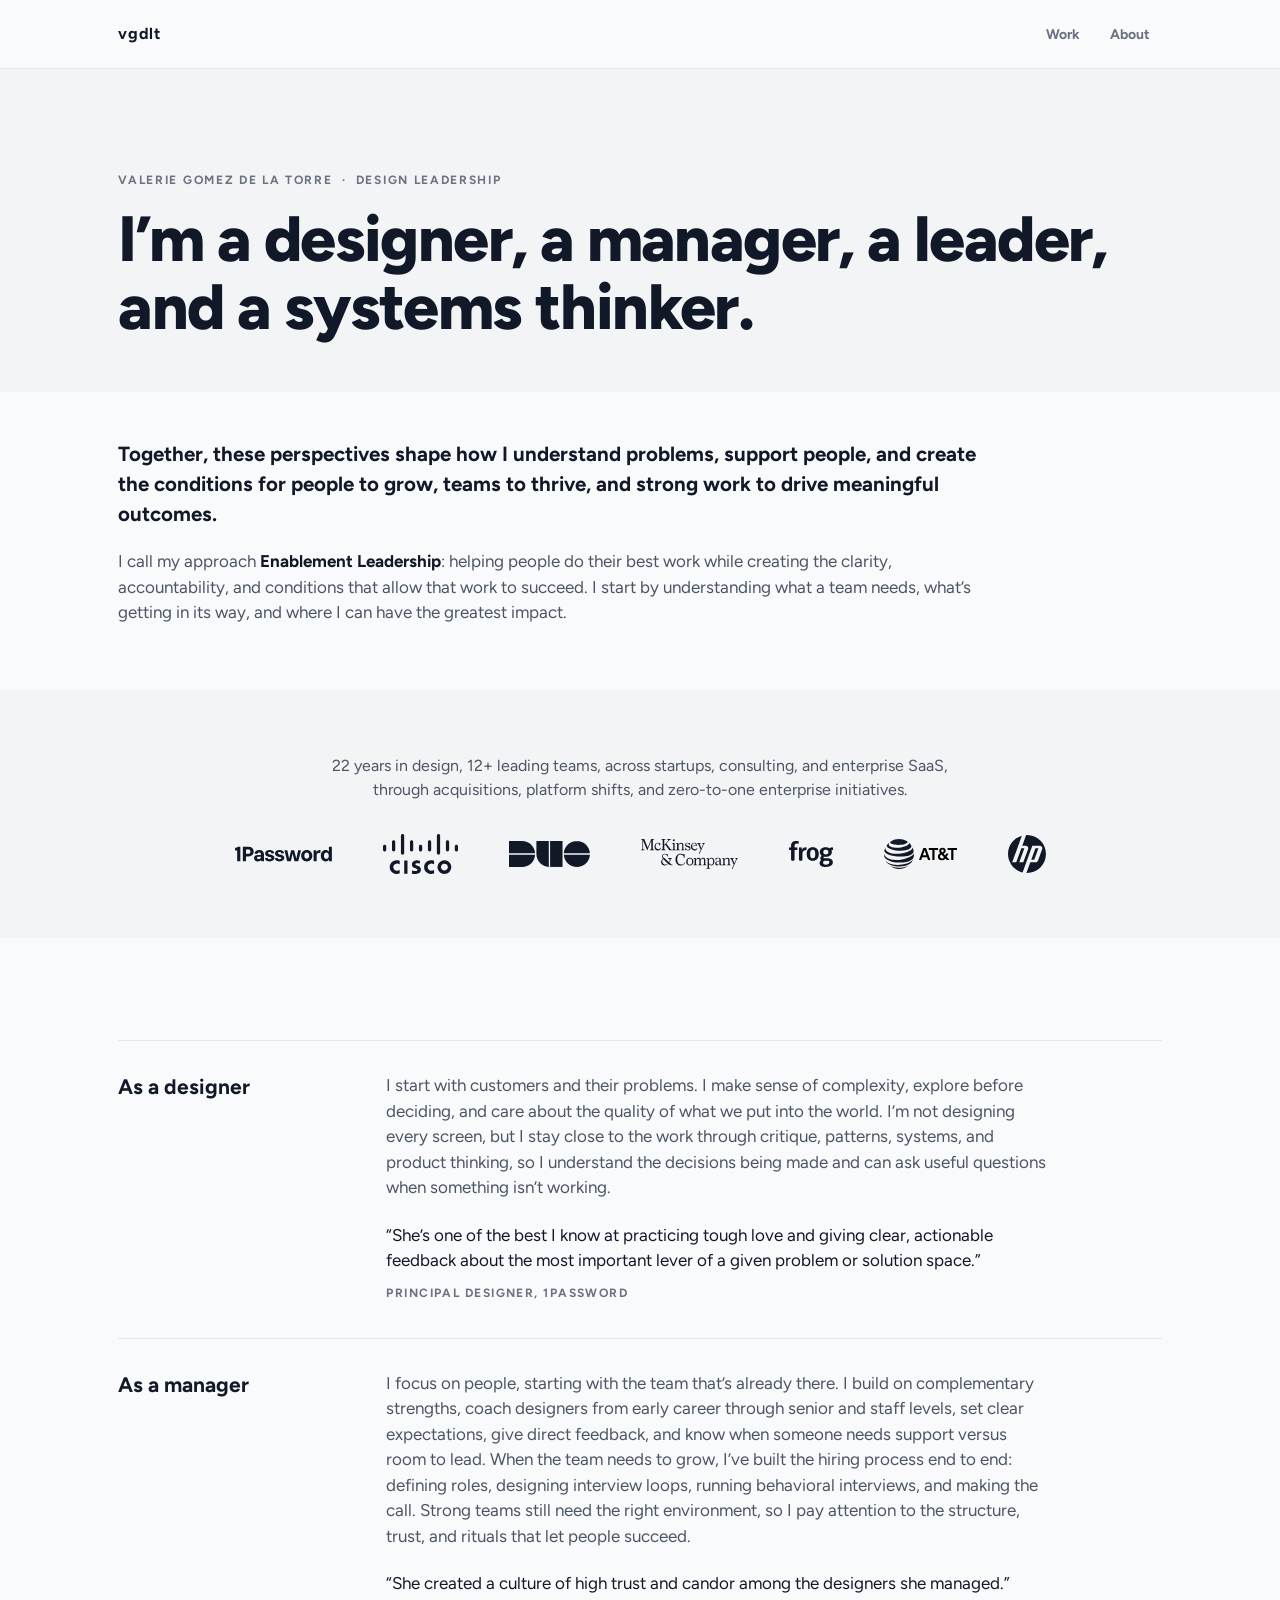
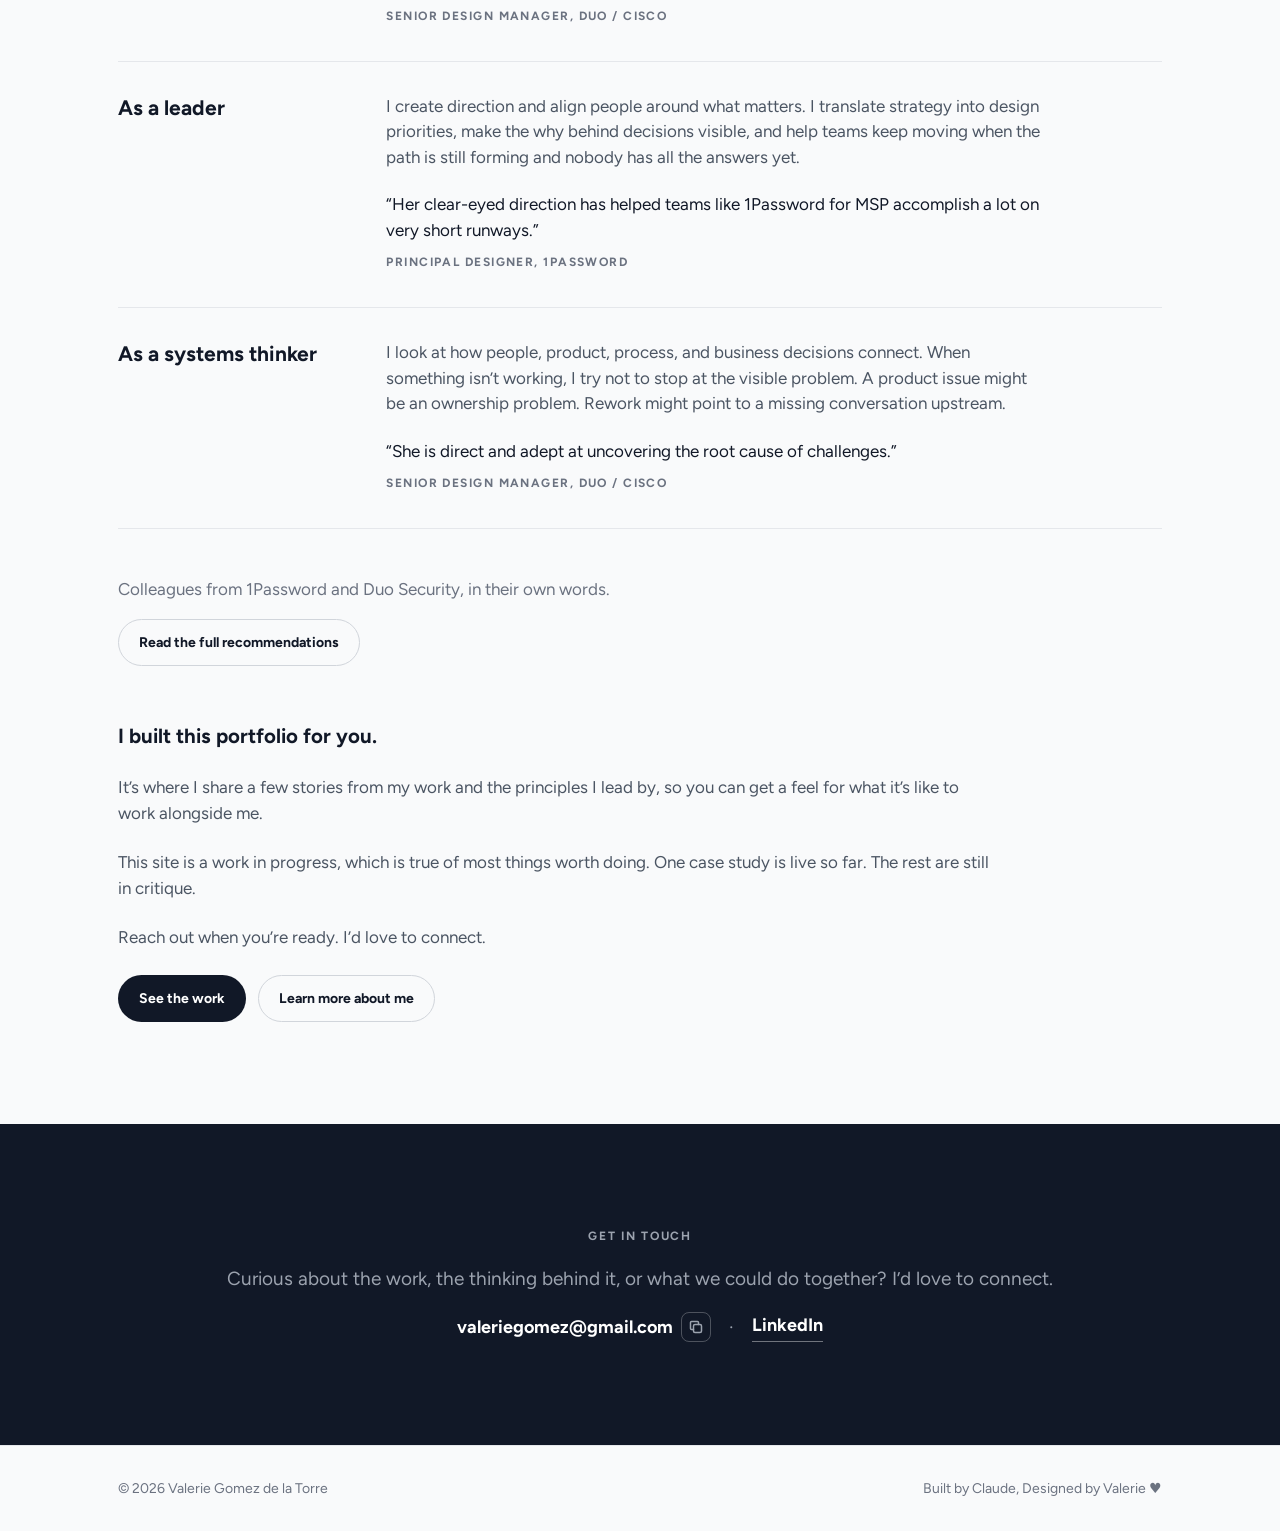
<file: index.html>
<!DOCTYPE html>
<html lang="en">
<head>
  <meta charset="UTF-8" />
  <meta name="viewport" content="width=device-width, initial-scale=1.0" />
  <title>Valerie Gomez de la Torre — Design Leader</title>
  <link rel="preconnect" href="https://fonts.googleapis.com" />
  <link rel="preconnect" href="https://fonts.gstatic.com" crossorigin />
  <link href="https://fonts.googleapis.com/css2?family=Figtree:wght@400;700;800&display=swap" rel="stylesheet" />
  <link rel="icon" type="image/svg+xml" href="assets/favicon.svg?v=1" />
  <link rel="icon" type="image/png" sizes="32x32" href="assets/favicon-32.png?v=1" />
  <link rel="icon" type="image/png" sizes="16x16" href="assets/favicon-16.png?v=1" />
  <link rel="apple-touch-icon" href="assets/apple-touch-icon.png?v=1" />
  <link rel="stylesheet" href="style.css?v=60" />
</head>
<body>

  <header class="site-header">
    <div class="wrap nav">
      <a class="brand" href="index.html">vgdlt</a>
      <nav class="nav-links" aria-label="Primary">
        <a href="work.html">Work</a>
        <a href="about.html">About</a>
      </nav>
    </div>
  </header>
  <main>
    <section class="section section-intro section-alt">
      <div class="wrap">
        <div class="hero-copy thesis">
          <span class="eyebrow">Valerie Gomez de la Torre &nbsp;&middot;&nbsp; Design Leadership</span>
          <h1 class="display">I&rsquo;m a designer, a manager, a leader, <span class="nowrap">and a systems thinker.</span></h1>
        </div>
      </div>
    </section>

    <section class="standfirst">
      <div class="wrap">
        <p class="standfirst-text">Together, these perspectives shape how I understand problems, support people, and create the conditions for people to grow, teams to thrive, and strong work to drive meaningful outcomes.</p>
        <p class="standfirst-body">I call my approach <strong>Enablement Leadership</strong>: helping people do their best work while creating the clarity, accountability, and conditions that allow that work to succeed. I start by understanding what a team needs, what&rsquo;s getting in its way, and where I can have the greatest impact.</p>
      </div>
    </section>

    <section class="section-tight section-alt">
      <div class="wrap logos-center">
        <p class="logos-note">22 years in design, 12+ leading teams, across startups, consulting, and enterprise SaaS, through acquisitions, platform shifts, and zero-to-one enterprise initiatives.</p>
        <div class="logos">
          <div class="logo-row">
            <img class="logo-1password" src="assets/logos/1password-wordmark.svg" alt="1Password" />
            <img class="logo-cisco" src="assets/logos/cisco.svg" alt="Cisco" />
            <img class="logo-duo" src="assets/logos/duo.svg" alt="Duo Security" />
            <img class="logo-mckinsey" src="assets/logos/mckinsey.svg" alt="McKinsey &amp; Company" />
            <img class="logo-frog" src="assets/logos/frog.svg" alt="frog design" />
            <img class="logo-att" src="assets/logos/att.svg" alt="AT&amp;T" />
            <img class="logo-hp" src="assets/logos/hp.svg" alt="HP" />
          </div>
        </div>
      </div>
    </section>

    <section class="section">
      <div class="wrap">
        <div class="lens-list">
          <div class="lens-row">
            <h2>As a designer</h2>
            <div class="lens-body">
              <p>I start with customers and their problems. I make sense of complexity, explore before deciding, and care about the quality of what we put into the world. I&rsquo;m not designing every screen, but I stay close to the work through critique, patterns, systems, and product thinking, so I understand the decisions being made and can ask useful questions when something isn&rsquo;t working.</p>
            <figure class="lens-quote">
              <blockquote>&ldquo;She&rsquo;s one of the best I know at practicing tough love and giving clear, actionable feedback about the most important lever of a given problem or solution space.&rdquo;</blockquote>
              <figcaption>Principal Designer, 1Password</figcaption>
            </figure>
            </div>
          </div>
          <div class="lens-row">
            <h2>As a manager</h2>
            <div class="lens-body">
              <p>I focus on people, starting with the team that&rsquo;s already there. I build on complementary strengths, coach designers from early career through senior and staff levels, set clear expectations, give direct feedback, and know when someone needs support versus room to lead. When the team needs to grow, I&rsquo;ve built the hiring process end to end: defining roles, designing interview loops, running behavioral interviews, and making the call. Strong teams still need the right environment, so I pay attention to the structure, trust, and rituals that let people succeed.</p>
            <figure class="lens-quote">
              <blockquote>&ldquo;She created a culture of high trust and candor among the designers she managed.&rdquo;</blockquote>
              <figcaption>Senior Design Manager, Duo / Cisco</figcaption>
            </figure>
            </div>
          </div>
          <div class="lens-row">
            <h2>As a leader</h2>
            <div class="lens-body">
              <p>I create direction and align people around what matters. I translate strategy into design priorities, make the why behind decisions visible, and help teams keep moving when the path is still forming and nobody has all the answers yet.</p>
            <figure class="lens-quote">
              <blockquote>&ldquo;Her clear-eyed direction has helped teams like 1Password for MSP accomplish a lot on very short runways.&rdquo;</blockquote>
              <figcaption>Principal Designer, 1Password</figcaption>
            </figure>
            </div>
          </div>
          <div class="lens-row">
            <h2>As a systems thinker</h2>
            <div class="lens-body">
              <p>I look at how people, product, process, and business decisions connect. When something isn&rsquo;t working, I try not to stop at the visible problem. A product issue might be an ownership problem. Rework might point to a missing conversation upstream.</p>
            <figure class="lens-quote">
              <blockquote>&ldquo;She is direct and adept at uncovering the root cause of challenges.&rdquo;</blockquote>
              <figcaption>Senior Design Manager, Duo / Cisco</figcaption>
            </figure>
            </div>
          </div>
        </div>

        <div class="recs">
          <p class="recs-lead">Colleagues from 1Password and Duo Security, in their own words.</p>
          <details>
            <summary class="btn btn-ghost"><span class="when-closed">Read the full recommendations</span><span class="when-open">Hide the full recommendations</span></summary>
            <div class="recs-body">
              <figure class="rec">
                <blockquote>
                  <p>&ldquo;After working together at 1Password, what I appreciate most about Val as a design leader is her balance of candor and compassion. She&rsquo;s one of the best I know at practicing tough love and giving clear, actionable feedback about the most important lever of a given problem or solution space. Her clear-eyed direction has helped teams like 1Password for MSP accomplish a lot on very short runways. Every designer leaves a conversation with Val with their head held just a little bit higher&mdash;she cares fiercely for her team and inspires their growth, confidence, enthusiasm for the mission (time to put the cape back on!), and curiosity to try new things like agentic workflows. This, combined with over a decade of experience in IAM &amp; B2B design, makes Val a go-to partner for shaping the durable strategy and vision for organizations of all sizes. I would welcome the opportunity to work with Val anytime.&rdquo;</p>
                </blockquote>
                <figcaption>Principal Designer, 1Password</figcaption>
              </figure>
              <figure class="rec">
                <blockquote>
                  <p>I am lucky to have worked with Valerie multiple times over the last 14 years, first at Spredfast (now Khoros) and again at Duo Security. She has been a mentor, a design lead, a coach, and a management peer to me throughout my career.</p>
                  <p>Valerie brings a clear, strategic perspective. She is direct and adept at uncovering the root cause of challenges. She prioritizes ruthlessly and levels up those around her to be as insightful and decisive as she is. When we worked together at Duo, she emphasized a learning approach to product development, never being too precious with a solution and was willing to pivot in the face of new evidence from customers. Valerie is people-centered, not just in how she builds products, but also in how she leads teams. She created a culture of high trust and candor among the designers she managed.</p>
                  <p>What I remember most about Valerie is the impact she had on shaping me as a designer. Like many others, I transitioned to product design from another unrelated field. I had a fundamental understanding of design, but it was my mentors, especially Valerie, who helped me translate that knowledge to digital spaces, how to shape user feedback into design recommendations, how to think beyond the next feature release, and how to be the design partner my Product and Engineering peers needed. Valerie was an invaluable sounding board when I transitioned to management, helping me better understand how to be successful in this new role and leverage my innate strengths to show up for my team.</p>
                  <p>If given the option, I would work with Valerie again, and again, and again to the end of my career. If you are looking to build an experimental, user-focused, results-driven, psychologically-safe design organization, Valerie has the experience and ability to deliver exactly that.</p>
                </blockquote>
                <figcaption>Senior Design Manager, Duo / Cisco</figcaption>
              </figure>
            </div>
          </details>
        </div>

        <div class="more">
          <p class="lede lede-ink">I built this portfolio for you.</p>
          <p>It&rsquo;s where I share a few stories from my work and the principles I lead by, so you can get a feel for what it&rsquo;s like to work alongside me.</p>
          <p>This site is a work in progress, which is true of most things worth doing. One case study is live so far. The rest are still in critique.</p>
          <p>Reach out when you&rsquo;re ready. I&rsquo;d love to connect.</p>
          <div class="btn-row">
            <a class="btn" href="work.html">See the work</a>
            <a class="btn btn-ghost" href="about.html">Learn more about me</a>
          </div>
        </div>
      </div>
    </section>


    <section class="section section-dark">
      <div class="wrap center stack">
        <span class="eyebrow">Get in touch</span>
        <p class="lede">Curious about the work, the thinking behind it, or what we could do together? I&rsquo;d love to connect.</p>
        <div class="contact-row">
          <span class="contact-item">
            <span class="contact-email" id="contact-email">valeriegomez@gmail.com</span>
            <button class="copy-btn" type="button" data-copy="valeriegomez@gmail.com" aria-label="Copy email address" title="Copy email">
              <svg width="16" height="16" viewBox="0 0 16 16" fill="none" stroke="currentColor" stroke-width="1.5" stroke-linecap="round" stroke-linejoin="round" aria-hidden="true"><rect x="5.5" y="5.5" width="8" height="8" rx="1.5"/><path d="M10.5 5.5V3.5A1 1 0 0 0 9.5 2.5h-6a1 1 0 0 0-1 1v6a1 1 0 0 0 1 1h2"/></svg>
              <span class="copy-feedback" aria-live="polite"></span>
            </button>
          </span>
          <span class="contact-sep" aria-hidden="true">&middot;</span>
          <a class="contact-link" href="https://linkedin.com/in/valeriegomezdelatorre" target="_blank" rel="noopener">LinkedIn</a>
        </div>
      </div>
    </section>
  </main>

  <footer class="site-footer">
    <div class="wrap">
      <span>&copy; 2026 Valerie Gomez de la Torre</span>
      <span>Built by Claude, Designed by Valerie &hearts;</span>
    </div>
  </footer>

<script>
  document.querySelectorAll('.copy-btn').forEach(function (btn) {
    btn.addEventListener('click', function () {
      var text = btn.getAttribute('data-copy');
      var fb = btn.querySelector('.copy-feedback');
      function done(ok) {
        fb.textContent = ok ? 'Copied' : 'Press \u2318C';
        btn.classList.add('is-copied');
        setTimeout(function () { fb.textContent = ''; btn.classList.remove('is-copied'); }, 1600);
      }
      if (navigator.clipboard && navigator.clipboard.writeText) {
        navigator.clipboard.writeText(text).then(function () { done(true); }, function () { done(false); });
      } else {
        var r = document.createRange(); r.selectNodeContents(document.getElementById('contact-email'));
        var sel = window.getSelection(); sel.removeAllRanges(); sel.addRange(r);
        done(document.execCommand && document.execCommand('copy'));
      }
    });
  });
</script>
</body>
</html>
</file>
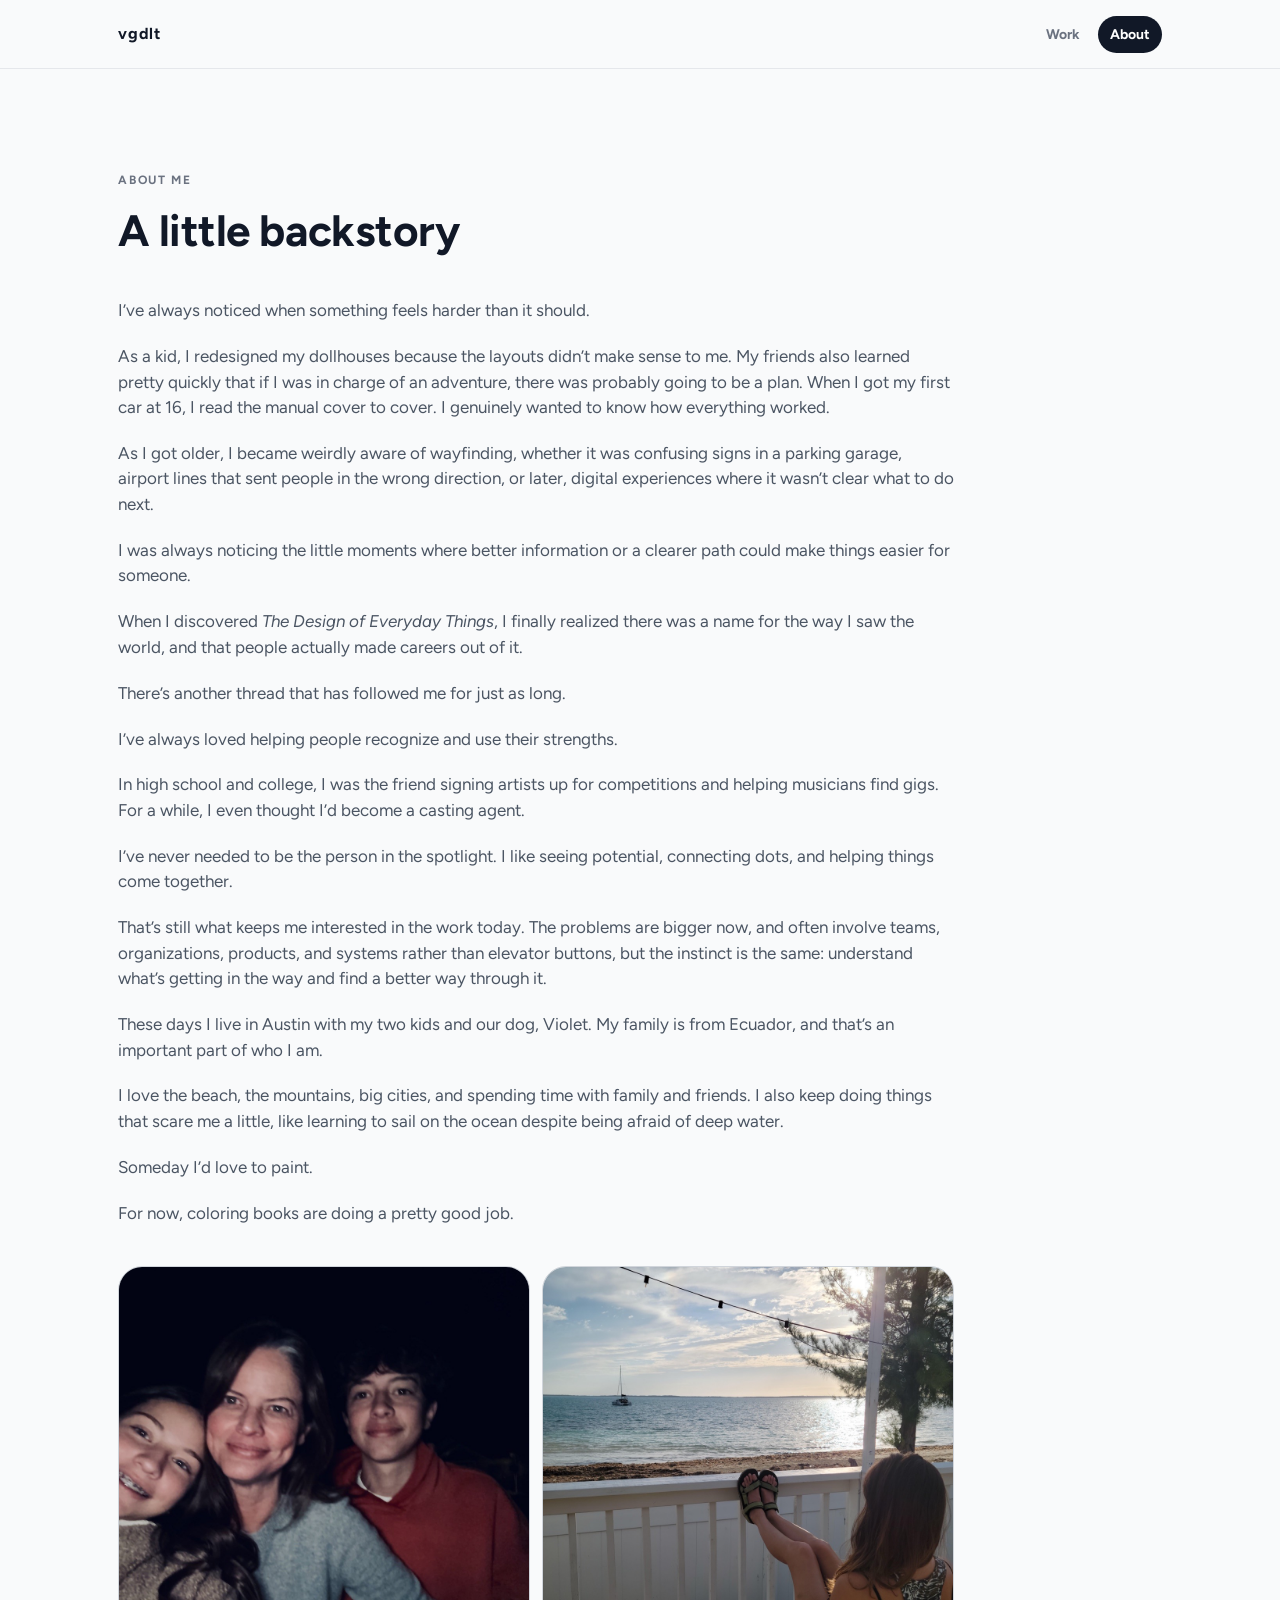
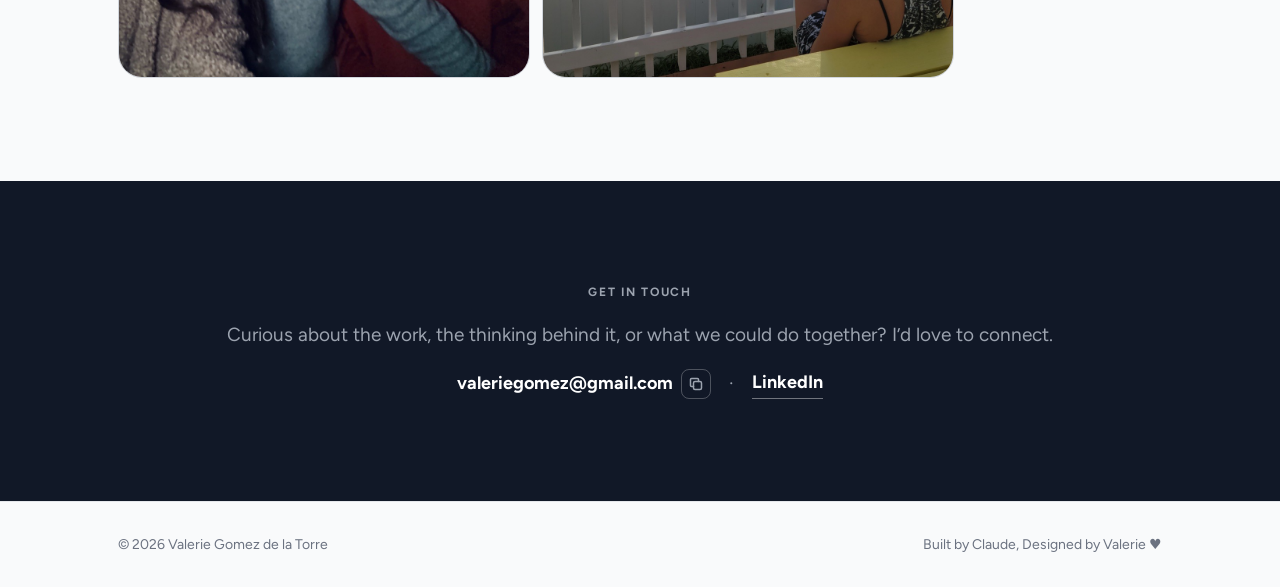
<file: about.html>
<!DOCTYPE html>
<html lang="en">
<head>
  <meta charset="UTF-8" />
  <meta name="viewport" content="width=device-width, initial-scale=1.0" />
  <title>About — Valerie Gomez de la Torre</title>
  <link rel="preconnect" href="https://fonts.googleapis.com" />
  <link rel="preconnect" href="https://fonts.gstatic.com" crossorigin />
  <link href="https://fonts.googleapis.com/css2?family=Figtree:ital,wght@0,400;0,700;1,400&display=swap" rel="stylesheet" />
  <link rel="icon" type="image/svg+xml" href="assets/favicon.svg?v=1" />
  <link rel="icon" type="image/png" sizes="32x32" href="assets/favicon-32.png?v=1" />
  <link rel="icon" type="image/png" sizes="16x16" href="assets/favicon-16.png?v=1" />
  <link rel="apple-touch-icon" href="assets/apple-touch-icon.png?v=1" />
  <link rel="stylesheet" href="style.css?v=60" />
</head>
<body>

  <header class="site-header">
    <div class="wrap nav">
      <a class="brand" href="index.html">vgdlt</a>
      <nav class="nav-links" aria-label="Primary">
        <a href="work.html">Work</a>
        <a href="about.html" aria-current="page">About</a>
      </nav>
    </div>
  </header>
  <main>
    <section class="section">
      <div class="wrap stack-lg">
        <div class="page-head">
          <span class="eyebrow">About me</span>
          <h1>A little backstory</h1>
        </div>

        <div class="story">
          <p>I&rsquo;ve always noticed when something feels harder than it should.</p>
          <p>As a kid, I redesigned my dollhouses because the layouts didn&rsquo;t make sense to me. My friends also learned pretty quickly that if I was in charge of an adventure, there was probably going to be a plan. When I got my first car at 16, I read the manual cover to cover. I genuinely wanted to know how everything worked.</p>
          <p>As I got older, I became weirdly aware of wayfinding, whether it was confusing signs in a parking garage, airport lines that sent people in the wrong direction, or later, digital experiences where it wasn&rsquo;t clear what to do next.</p>
          <p>I was always noticing the little moments where better information or a clearer path could make things easier for someone.</p>
          <p>When I discovered <em>The Design of Everyday Things</em>, I finally realized there was a name for the way I saw the world, and that people actually made careers out of it.</p>
          <p>There&rsquo;s another thread that has followed me for just as long.</p>
          <p>I&rsquo;ve always loved helping people recognize and use their strengths.</p>
          <p>In high school and college, I was the friend signing artists up for competitions and helping musicians find gigs. For a while, I even thought I&rsquo;d become a casting agent.</p>
          <p>I&rsquo;ve never needed to be the person in the spotlight. I like seeing potential, connecting dots, and helping things come together.</p>
          <p>That&rsquo;s still what keeps me interested in the work today. The problems are bigger now, and often involve teams, organizations, products, and systems rather than elevator buttons, but the instinct is the same: understand what&rsquo;s getting in the way and find a better way through it.</p>
          <p>These days I live in Austin with my two kids and our dog, Violet. My family is from Ecuador, and that&rsquo;s an important part of who I am.</p>
          <p>I love the beach, the mountains, big cities, and spending time with family and friends. I also keep doing things that scare me a little, like learning to sail on the ocean despite being afraid of deep water.</p>
          <p>Someday I&rsquo;d love to paint.</p>
          <p>For now, coloring books are doing a pretty good job.</p>
        </div>

        <div class="mosaic">
          <img src="assets/about-kids.jpg" alt="Valerie with her two kids on a night out" />
          <img src="assets/about-beach.jpg" alt="Feet up on a porch rail looking out at the water and a sailboat" />
        </div>

      </div>
    </section>
  </main>

    <section class="section section-dark">
      <div class="wrap center stack">
        <span class="eyebrow">Get in touch</span>
        <p class="lede">Curious about the work, the thinking behind it, or what we could do together? I&rsquo;d love to connect.</p>
        <div class="contact-row">
          <span class="contact-item">
            <span class="contact-email" id="contact-email">valeriegomez@gmail.com</span>
            <button class="copy-btn" type="button" data-copy="valeriegomez@gmail.com" aria-label="Copy email address" title="Copy email">
              <svg width="16" height="16" viewBox="0 0 16 16" fill="none" stroke="currentColor" stroke-width="1.5" stroke-linecap="round" stroke-linejoin="round" aria-hidden="true"><rect x="5.5" y="5.5" width="8" height="8" rx="1.5"/><path d="M10.5 5.5V3.5A1 1 0 0 0 9.5 2.5h-6a1 1 0 0 0-1 1v6a1 1 0 0 0 1 1h2"/></svg>
              <span class="copy-feedback" aria-live="polite"></span>
            </button>
          </span>
          <span class="contact-sep" aria-hidden="true">&middot;</span>
          <a class="contact-link" href="https://linkedin.com/in/valeriegomezdelatorre" target="_blank" rel="noopener">LinkedIn</a>
        </div>
      </div>
    </section>

  <footer class="site-footer">
    <div class="wrap">
      <span>&copy; 2026 Valerie Gomez de la Torre</span>
      <span>Built by Claude, Designed by Valerie &hearts;</span>
    </div>
  </footer>

<script>
  document.querySelectorAll('.copy-btn').forEach(function (btn) {
    btn.addEventListener('click', function () {
      var text = btn.getAttribute('data-copy');
      var fb = btn.querySelector('.copy-feedback');
      function done(ok) {
        fb.textContent = ok ? 'Copied' : 'Press \u2318C';
        btn.classList.add('is-copied');
        setTimeout(function () { fb.textContent = ''; btn.classList.remove('is-copied'); }, 1600);
      }
      if (navigator.clipboard && navigator.clipboard.writeText) {
        navigator.clipboard.writeText(text).then(function () { done(true); }, function () { done(false); });
      } else {
        var r = document.createRange(); r.selectNodeContents(document.getElementById('contact-email'));
        var sel = window.getSelection(); sel.removeAllRanges(); sel.addRange(r);
        done(document.execCommand && document.execCommand('copy'));
      }
    });
  });
</script>
</body>
</html>
</file>
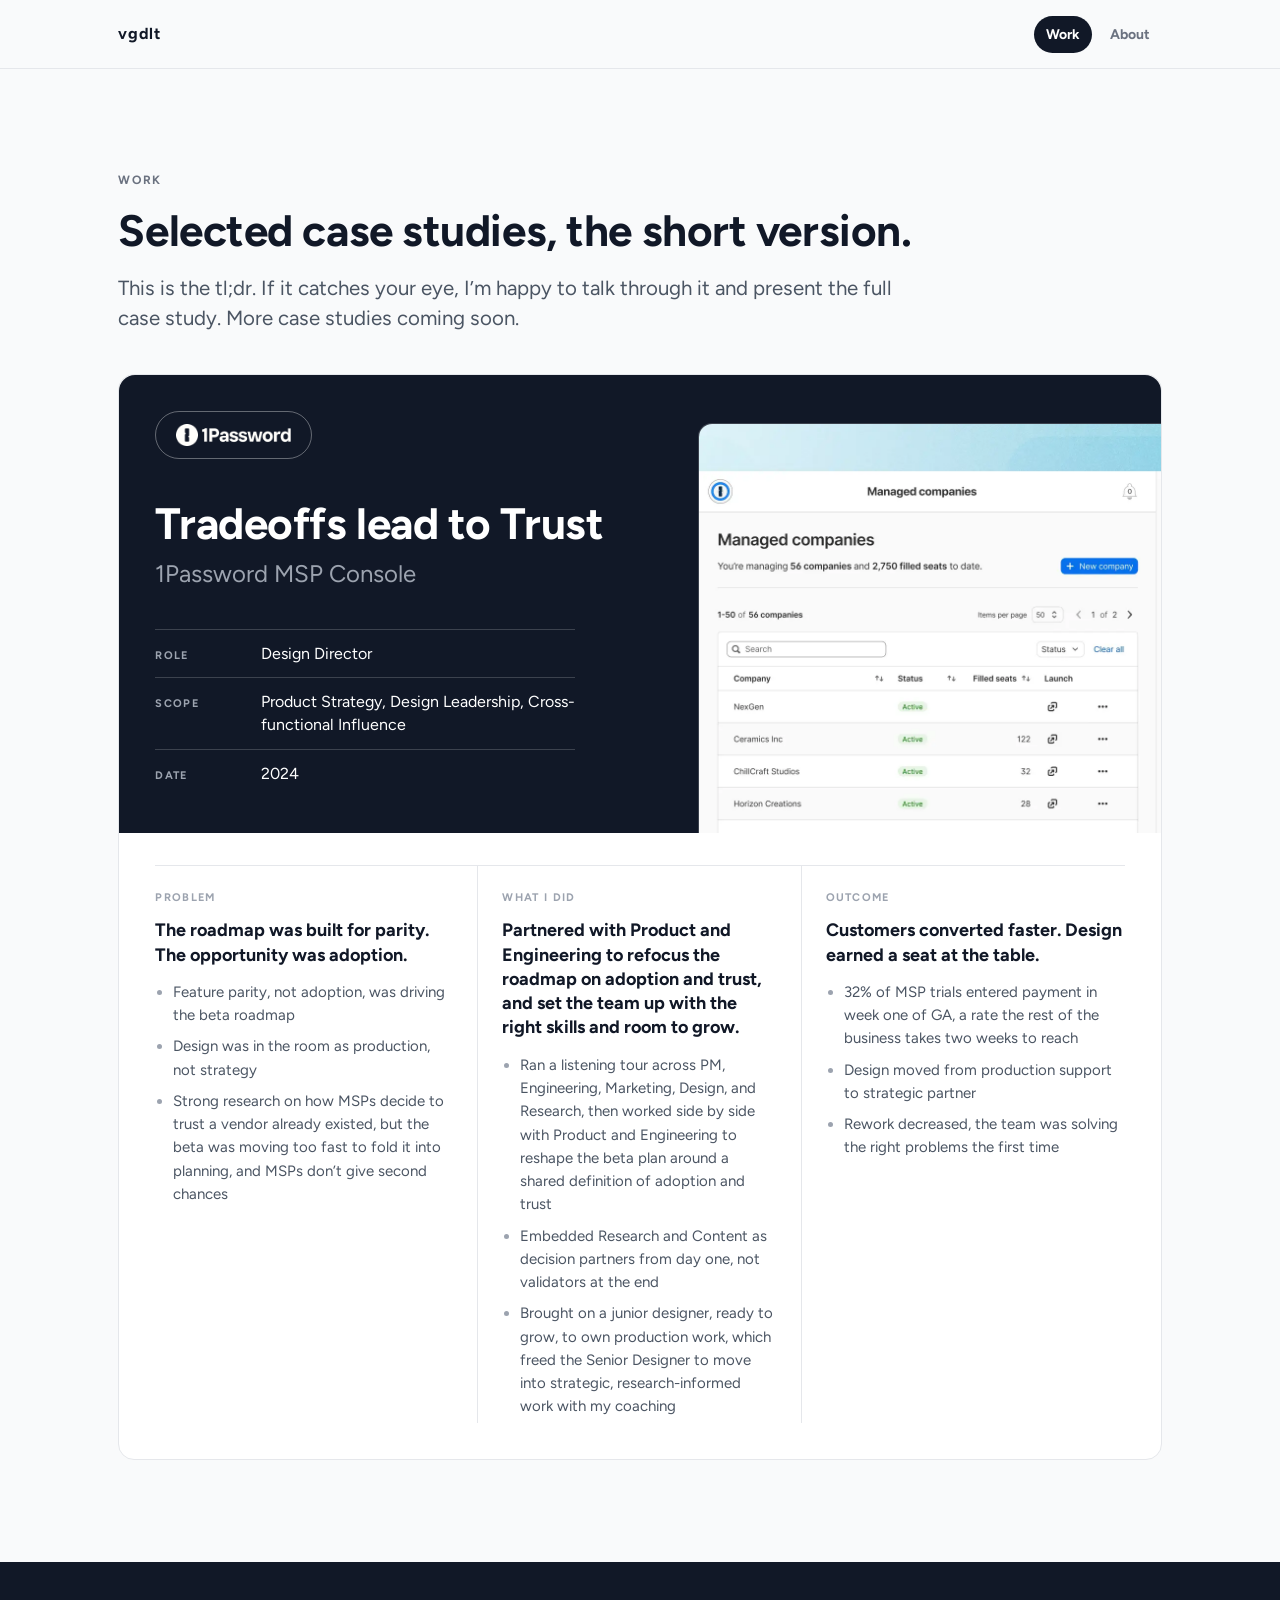
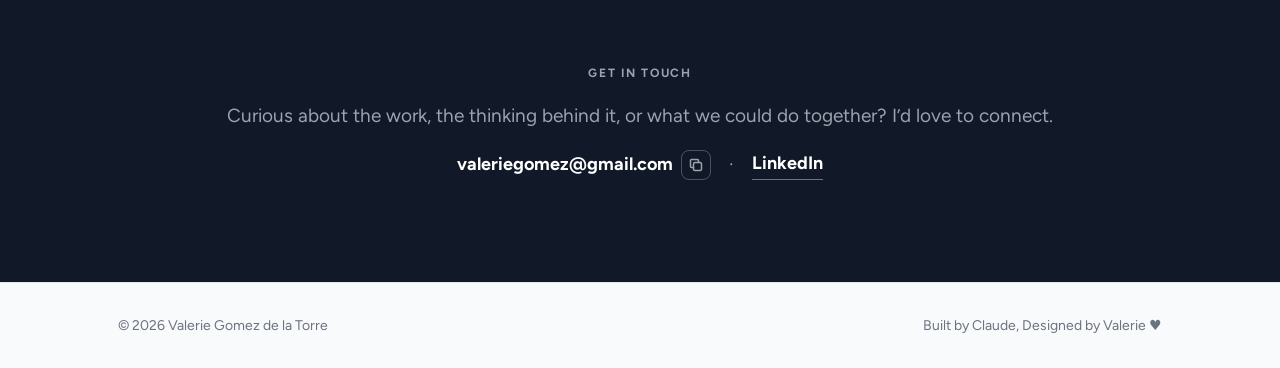
<file: work.html>
<!DOCTYPE html>
<html lang="en">
<head>
  <meta charset="UTF-8" />
  <meta name="viewport" content="width=device-width, initial-scale=1.0" />
  <title>Work — Valerie Gomez de la Torre</title>
  <link rel="preconnect" href="https://fonts.googleapis.com" />
  <link rel="preconnect" href="https://fonts.gstatic.com" crossorigin />
  <link href="https://fonts.googleapis.com/css2?family=Figtree:wght@400;700&display=swap" rel="stylesheet" />
  <link rel="icon" type="image/svg+xml" href="assets/favicon.svg?v=1" />
  <link rel="icon" type="image/png" sizes="32x32" href="assets/favicon-32.png?v=1" />
  <link rel="icon" type="image/png" sizes="16x16" href="assets/favicon-16.png?v=1" />
  <link rel="apple-touch-icon" href="assets/apple-touch-icon.png?v=1" />
  <link rel="stylesheet" href="style.css?v=60" />
</head>
<body>

  <header class="site-header">
    <div class="wrap nav">
      <a class="brand" href="index.html">vgdlt</a>
      <nav class="nav-links" aria-label="Primary">
        <a href="work.html" aria-current="page">Work</a>
        <a href="about.html">About</a>
      </nav>
    </div>
  </header>
  <main>
    <section class="section">
      <div class="wrap stack-lg">
        <div class="page-head">
          <span class="eyebrow">Work</span>
          <h1>Selected case studies, the short version.</h1>
          <p class="lede">This is the tl;dr. If it catches your eye, I&rsquo;m happy to talk through it and present the full case study. More case studies coming soon.</p>
        </div>

        <div class="case-list">

          <article class="card card-lg case case-featured">
            <div class="case-cover">
              <div class="case-cover-top">
                <div class="case-cover-copy">
                  <span class="logo-pill"><img src="assets/logos/1password-white.png" alt="1Password" /></span>
                  <div>
                    <h2>Tradeoffs lead to Trust</h2>
                    <span class="case-sub">1Password MSP Console</span>
                  </div>
                  <dl class="case-meta">
                    <div><dt>Role</dt><dd>Design Director</dd></div>
                    <div><dt>Scope</dt><dd>Product Strategy, Design Leadership, Cross-functional Influence</dd></div>
                    <div><dt>Date</dt><dd>2024</dd></div>
                  </dl>
                </div>
                <div class="case-shotwrap">
                  <img src="assets/1password-msp.png" alt="1Password MSP admin console showing managed companies" />
                </div>
              </div>
            </div>
            <div class="case-cols">
              <div class="case-col">
                <span class="case-label">Problem</span>
                <h3>The roadmap was built for parity. The opportunity was adoption.</h3>
                <ul>
                  <li>Feature parity, not adoption, was driving the beta roadmap</li>
                  <li>Design was in the room as production, not strategy</li>
                  <li>Strong research on how MSPs decide to trust a vendor already existed, but the beta was moving too fast to fold it into planning, and MSPs don&rsquo;t give second chances</li>
                </ul>
              </div>
              <div class="case-col">
                <span class="case-label">What I did</span>
                <h3>Partnered with Product and Engineering to refocus the roadmap on adoption and trust, and set the team up with the right skills and room to grow.</h3>
                <ul>
                  <li>Ran a listening tour across PM, Engineering, Marketing, Design, and Research, then worked side by side with Product and Engineering to reshape the beta plan around a shared definition of adoption and trust</li>
                  <li>Embedded Research and Content as decision partners from day one, not validators at the end</li>
                  <li>Brought on a junior designer, ready to grow, to own production work, which freed the Senior Designer to move into strategic, research-informed work with my coaching</li>
                </ul>
              </div>
              <div class="case-col">
                <span class="case-label">Outcome</span>
                <h3>Customers converted faster. Design earned a seat at the table.</h3>
                <ul>
                  <li>32% of MSP trials entered payment in week one of GA, a rate the rest of the business takes two weeks to reach</li>
                  <li>Design moved from production support to strategic partner</li>
                  <li>Rework decreased, the team was solving the right problems the first time</li>
                </ul>
              </div>
            </div>
          </article>

        </div>

        </div>
      </div>
    </section>
  </main>

    <section class="section section-dark">
      <div class="wrap center stack">
        <span class="eyebrow">Get in touch</span>
        <p class="lede">Curious about the work, the thinking behind it, or what we could do together? I&rsquo;d love to connect.</p>
        <div class="contact-row">
          <span class="contact-item">
            <span class="contact-email" id="contact-email">valeriegomez@gmail.com</span>
            <button class="copy-btn" type="button" data-copy="valeriegomez@gmail.com" aria-label="Copy email address" title="Copy email">
              <svg width="16" height="16" viewBox="0 0 16 16" fill="none" stroke="currentColor" stroke-width="1.5" stroke-linecap="round" stroke-linejoin="round" aria-hidden="true"><rect x="5.5" y="5.5" width="8" height="8" rx="1.5"/><path d="M10.5 5.5V3.5A1 1 0 0 0 9.5 2.5h-6a1 1 0 0 0-1 1v6a1 1 0 0 0 1 1h2"/></svg>
              <span class="copy-feedback" aria-live="polite"></span>
            </button>
          </span>
          <span class="contact-sep" aria-hidden="true">&middot;</span>
          <a class="contact-link" href="https://linkedin.com/in/valeriegomezdelatorre" target="_blank" rel="noopener">LinkedIn</a>
        </div>
      </div>
    </section>

  <footer class="site-footer">
    <div class="wrap">
      <span>&copy; 2026 Valerie Gomez de la Torre</span>
      <span>Built by Claude, Designed by Valerie &hearts;</span>
    </div>
  </footer>

<script>
  document.querySelectorAll('.copy-btn').forEach(function (btn) {
    btn.addEventListener('click', function () {
      var text = btn.getAttribute('data-copy');
      var fb = btn.querySelector('.copy-feedback');
      function done(ok) {
        fb.textContent = ok ? 'Copied' : 'Press \u2318C';
        btn.classList.add('is-copied');
        setTimeout(function () { fb.textContent = ''; btn.classList.remove('is-copied'); }, 1600);
      }
      if (navigator.clipboard && navigator.clipboard.writeText) {
        navigator.clipboard.writeText(text).then(function () { done(true); }, function () { done(false); });
      } else {
        var r = document.createRange(); r.selectNodeContents(document.getElementById('contact-email'));
        var sel = window.getSelection(); sel.removeAllRanges(); sel.addRange(r);
        done(document.execCommand && document.execCommand('copy'));
      }
    });
  });
</script>
</body>
</html>
</file>
<file: style.css>
/* ==========================================================================
   Portfolio v2 — design system
   Grayscale-first, one typeface (Figtree 400/700), flat surfaces, no shadows.
   ========================================================================== */

:root {
  --ink: #111827;
  --body: #4B5563;
  --muted: #6B7280;
  --faint: #9CA3AF;
  --bg: #F9FAFB;
  --bg-alt: #F3F4F6;
  --line: #E5E7EB;
  --line-strong: #D1D5DB;
  --white: #FFFFFF;
  --accent: #6366F1;        /* reserved; currently unused */

  --r-sm: 8px;
  --r-md: 14px;
  --r-lg: 16px;
  --r-xl: 24px;

  --margin: clamp(20px, 3vw, 48px);
  --measure: 62ch;
  --font: "Figtree", system-ui, -apple-system, "Segoe UI", Helvetica, Arial, sans-serif;
}

/* ---------- Reset ---------- */
*, *::before, *::after { box-sizing: border-box; }
html { -webkit-text-size-adjust: 100%; }
body {
  margin: 0;
  font-family: var(--font);
  font-weight: 400;
  font-size: 17px;
  line-height: 1.5;
  color: var(--body);
  background: var(--bg);
  -webkit-font-smoothing: antialiased;
}
img { max-width: 100%; display: block; }
a { color: inherit; text-decoration: none; }
h1, h2, h3, p { margin: 0; }
ul { margin: 0; padding: 0; list-style: none; }

/* ---------- Type scale ---------- */
h1, h2, h3, .display { color: var(--ink); font-weight: 700; }
.display { font-size: clamp(34px, 5vw, 58px); line-height: 1.15; letter-spacing: -0.01em; }
h1 { font-size: clamp(30px, 4vw, 44px); line-height: 1.2; letter-spacing: -0.01em; }
h2 { font-size: clamp(24px, 3vw, 32px); line-height: 1.25; }
h3 { font-size: 20px; line-height: 1.3; }

.lede { font-size: clamp(18px, 1.6vw, 22px); line-height: 1.45; max-width: var(--measure); }
p { max-width: var(--measure); }
p + p { margin-top: 1em; }

.eyebrow {
  display: block;
  font-size: 12px;
  font-weight: 700;
  text-transform: uppercase;
  letter-spacing: 0.14em;
  color: var(--muted);
}
.meta { font-size: 14px; color: var(--muted); }
.caption { font-size: 13px; color: var(--faint); }

/* ---------- Layout ---------- */
.wrap {
  width: 100%;
  max-width: 1120px;
  margin: 0 auto;
  padding-left: var(--margin);
  padding-right: var(--margin);
}
.section { padding: clamp(56px, 8vw, 112px) 0; }
.section-tight { padding: clamp(40px, 5vw, 64px) 0; }
.section-alt { background: var(--bg-alt); }
.section-intro { padding-bottom: clamp(32px, 4vw, 56px); }
.standfirst { padding: clamp(32px, 4vw, 48px) 0 clamp(40px, 5vw, 64px); }
.standfirst-text {
  color: var(--ink);
  font-weight: 700;
  font-size: clamp(18px, 1.6vw, 22px);
  line-height: 1.45;
  max-width: 880px;
}
.standfirst-body { max-width: 880px; margin-top: 20px; }
.standfirst-body strong { color: var(--ink); }
.para { padding: 28px 0; border-top: 1px solid var(--line); }
.para:last-child { border-bottom: 1px solid var(--line); }
.para .runin { display: block; color: var(--ink); font-weight: 700; font-size: 20px; line-height: 1.35; margin-bottom: 10px; }
.para p { max-width: 880px; }
.section-dark { background: var(--ink); color: var(--faint); }
.section-dark h1, .section-dark h2, .section-dark h3, .section-dark .display { color: var(--white); }
.section-dark .eyebrow { color: var(--faint); }
.section-dark .lede { max-width: none; font-size: 19px; text-wrap: balance; }
.section-dark a.btn { background: var(--white); color: var(--ink); }
.section-dark a.btn-ghost { background: transparent; color: var(--white); border-color: rgba(255, 255, 255, 0.4); }

.stack > * + * { margin-top: 20px; }
.stack-lg > * + * { margin-top: 40px; }
.center { text-align: center; }
.nowrap { white-space: nowrap; }
@media (max-width: 600px) { .nowrap { white-space: normal; } }
.center p, .center .lede { margin-left: auto; margin-right: auto; }

hr, .rule { border: 0; height: 0; border-top: 1px solid var(--line); margin: 0; }

/* ---------- Header / nav ---------- */
.site-header {
  border-bottom: 1px solid var(--line);
  background: var(--bg);
}
.nav {
  display: flex;
  align-items: center;
  justify-content: space-between;
  gap: 24px;
  height: 68px;
}
.brand {
  display: inline-flex;
  align-items: center;
  gap: 10px;
  font-weight: 700;
  color: var(--ink);
  font-size: 16px;
  letter-spacing: 0.04em;
}
.nav-links { display: flex; gap: 6px; }
.nav-links a {
  font-size: 14px;
  font-weight: 700;
  color: var(--muted);
  padding: 8px 12px;
  border-radius: 999px;
}
.nav-links a:hover { color: var(--ink); background: var(--bg-alt); }
.nav-links a[aria-current="page"] { color: var(--white); background: var(--ink); }

/* Contact row in the dark band */
.contact-row {
  display: flex;
  flex-wrap: wrap;
  justify-content: center;
  align-items: center;
  gap: 12px 18px;
  font-size: 18px;
  font-weight: 700;
  color: var(--white);
}
.contact-item { display: inline-flex; align-items: center; gap: 8px; }
.contact-sep { color: var(--faint); font-weight: 400; }
.contact-link {
  color: var(--white);
  border-bottom: 1px solid rgba(255, 255, 255, 0.4);
  padding-bottom: 2px;
}
.contact-link:hover { border-bottom-color: var(--white); }
.copy-btn {
  position: relative;
  display: inline-flex;
  align-items: center;
  justify-content: center;
  width: 30px;
  height: 30px;
  padding: 0;
  border: 1px solid rgba(255, 255, 255, 0.25);
  border-radius: var(--r-sm);
  background: transparent;
  color: var(--faint);
  cursor: pointer;
  font: inherit;
}
.copy-btn:hover, .copy-btn:focus-visible { color: var(--white); border-color: rgba(255, 255, 255, 0.6); outline: none; }
.copy-btn.is-copied { color: var(--white); border-color: var(--white); }
.copy-feedback {
  position: absolute;
  left: 50%;
  bottom: calc(100% + 8px);
  transform: translateX(-50%);
  font-size: 12px;
  font-weight: 700;
  letter-spacing: 0.08em;
  text-transform: uppercase;
  color: var(--white);
  white-space: nowrap;
  pointer-events: none;
}

/* ---------- Footer ---------- */
.site-footer {
  border-top: 1px solid var(--line);
  padding: 32px 0;
  font-size: 14px;
  color: var(--muted);
}
.site-footer .wrap {
  display: flex;
  flex-wrap: wrap;
  justify-content: space-between;
  gap: 12px 24px;
}
.site-footer a { color: var(--ink); font-weight: 700; }

/* ---------- Components ---------- */
.btn {
  display: inline-flex;
  align-items: center;
  gap: 8px;
  padding: 12px 20px;
  border-radius: 999px;
  background: var(--ink);
  color: var(--white);
  font-size: 14px;
  font-weight: 700;
  border: 1px solid transparent;
}
.btn-ghost { background: transparent; color: var(--ink); border-color: var(--line-strong); }
.btn-row { display: flex; flex-wrap: wrap; gap: 12px; }
.text-link {
  color: var(--ink);
  font-weight: 700;
  border-bottom: 1px solid var(--line-strong);
  padding-bottom: 2px;
}
.text-link:hover { border-bottom-color: var(--ink); }

.pill {
  display: inline-flex;
  align-items: center;
  padding: 5px 11px;
  border-radius: 999px;
  font-size: 11px;
  font-weight: 700;
  text-transform: uppercase;
  letter-spacing: 0.12em;
  line-height: 1.2;
  background: var(--line);
  color: var(--muted);
}
.pill-ink { background: var(--ink); color: var(--white); }
.pill-row { display: flex; flex-wrap: wrap; gap: 8px; }

.card {
  --card-pad: clamp(24px, 3vw, 36px);
  background: var(--white);
  border: 1px solid var(--line);
  border-radius: var(--r-md);
  padding: var(--card-pad);
}
.card-lg { border-radius: var(--r-lg); }

.marker {
  width: 28px;
  height: 28px;
  flex: 0 0 28px;
  border-radius: 50%;
  background: var(--ink);
  color: var(--white);
  display: inline-grid;
  place-items: center;
  font-size: 13px;
  font-weight: 700;
}

.placeholder {
  background: var(--bg-alt);
  border: 1px solid var(--line-strong);
  border-radius: var(--r-xl);
  display: grid;
  place-items: center;
  color: var(--faint);
  font-size: 13px;
  font-weight: 700;
  text-transform: uppercase;
  letter-spacing: 0.12em;
}

/* ---------- Home ---------- */
.hero {
  display: grid;
  grid-template-columns: minmax(0, 1.4fr) minmax(260px, 0.8fr);
  gap: clamp(40px, 6vw, 96px);
  align-items: center;
}
.hero-copy > * + * { margin-top: 24px; }
.hero-copy .display {
  margin-top: 16px;
  font-weight: 800;
  font-size: clamp(34px, 5.9vw, 64px);
  line-height: 1.06;
  letter-spacing: -0.025em;
}
.portrait-wrap {
  position: relative;
  aspect-ratio: 1 / 1;
  width: 100%;
  max-width: 420px;
  justify-self: end;
  border-radius: var(--r-xl);
  border: 1px solid var(--line-strong);
  overflow: hidden;
}
.portrait {
  width: 100%;
  height: 100%;
  display: block;
  object-fit: cover;
  overflow: hidden;
}
.portrait-credit {
  position: absolute;
  right: 12px;
  bottom: 12px;
  padding: 6px 10px;
  border-radius: 999px;
  background: rgba(17, 24, 39, 0.78);
  color: var(--white);
  font-size: 11px;
  line-height: 1.4;
  white-space: nowrap;
  opacity: 0;
  transform: translateY(4px);
  transition: opacity 0.15s ease, transform 0.15s ease;
  pointer-events: none;
}
.portrait-wrap:hover .portrait-credit,
.portrait-wrap:focus-within .portrait-credit {
  opacity: 1;
  transform: translateY(0);
  pointer-events: auto;
}
.credit-short { display: none; }
/* No mouse to hover with: show the credit outright instead of hiding it forever,
   and swap to the shorter label since it's permanently on screen */
@media (hover: none) {
  .portrait-credit {
    opacity: 1;
    transform: translateY(0);
    pointer-events: auto;
  }
  .credit-full { display: none; }
  .credit-short { display: inline; }
}
.portrait-credit a {
  color: var(--white);
  font-weight: 700;
  text-decoration: underline;
  text-underline-offset: 2px;
}

.logos { margin-top: 32px; }
.hero-solo { grid-template-columns: 1fr; }
.logos-center { text-align: center; }
.logos-note { margin: 0 auto; max-width: 62ch; color: var(--body); font-size: 16px; }
.logos-center .logo-row { justify-content: center; }
.logo-row {
  display: flex;
  flex-wrap: wrap;
  align-items: center;
  gap: 32px clamp(28px, 4vw, 56px);
}
.logo-row img {
  height: 28px;
  width: auto;
}
.logo-row img.logo-cisco { height: 40px; }
.logo-row img.logo-duo { height: 26px; }
.logo-row img.logo-frog { height: 26px; }
.logo-row img.logo-mckinsey { height: 30px; }
.logo-row img.logo-1password { height: 24px; }
.logo-row img.logo-att { height: 30px; }
.logo-row img.logo-hp { height: 38px; }

/* ---------- Home: thesis + four lenses ---------- */
.thesis > * + * { margin-top: 24px; }
.thesis p, .thesis .lede { max-width: 880px; }
.thesis .display { margin-top: 16px; }
.lede-ink { color: var(--ink); font-weight: 700; }
.lens-list { border-top: 1px solid var(--line); }
.lens-row {
  display: grid;
  grid-template-columns: 220px 1fr;
  gap: 24px clamp(24px, 4vw, 48px);
  padding: 32px 0 36px;
  border-bottom: 1px solid var(--line);
}
.lens-row h2 { font-size: 21px; line-height: 1.3; }
.lens-row p { max-width: 60ch; }
.lens-quote { margin: 22px 0 0; max-width: 60ch; }
.lens-quote blockquote { margin: 0; color: var(--ink); font-size: 17px; line-height: 1.5; }
.lens-quote figcaption {
  margin-top: 10px;
  font-size: 12px;
  font-weight: 700;
  text-transform: uppercase;
  letter-spacing: 0.12em;
  color: var(--muted);
}

/* Full recommendations: a button that opens them in place */
.recs { margin-top: clamp(32px, 4vw, 48px); }
.recs-lead { color: var(--muted); margin-bottom: 16px; }
.recs summary { list-style: none; cursor: pointer; }
.recs summary::-webkit-details-marker { display: none; }
.recs summary:focus-visible { outline: 2px solid var(--ink); outline-offset: 3px; }
.recs .when-open { display: none; }
.recs details[open] .when-closed { display: none; }
.recs details[open] .when-open { display: inline; }
.recs-body { margin-top: 28px; display: grid; gap: 28px; max-width: 880px; }
.rec { margin: 0; padding-top: 28px; border-top: 1px solid var(--line); }
.rec blockquote { margin: 0; }
.rec blockquote p { max-width: none; }
.rec blockquote p + p { margin-top: 1em; }
.rec figcaption {
  margin-top: 16px;
  font-size: 12px;
  font-weight: 700;
  text-transform: uppercase;
  letter-spacing: 0.12em;
  color: var(--muted);
}
.more { margin-top: clamp(40px, 6vw, 56px); }
.more > * + * { margin-top: 24px; }
.more .lede, .more p { max-width: 880px; }

/* ---------- Article (How I work) ---------- */
.article .page-head .lede, .article .practice p, .article .looks, .article .outcome, .article .more p, .article .more .lede { max-width: 880px; }
.article .page-head { margin-bottom: clamp(48px, 7vw, 80px); }
.lens-section { padding-top: clamp(32px, 5vw, 44px); border-top: 1px solid var(--line); margin-bottom: clamp(40px, 6vw, 64px); }
.lens-head { margin-bottom: clamp(28px, 4vw, 40px); }
.lens-head h2 { font-size: clamp(26px, 3vw, 34px); margin-bottom: 8px; }
.practice { margin-bottom: clamp(40px, 5vw, 56px); }
.practice:last-child { margin-bottom: 0; }
.practice h3 { font-size: clamp(20px, 2vw, 24px); margin-bottom: 14px; }

.sub-label {
  display: block;
  font-size: 12px;
  font-weight: 700;
  text-transform: uppercase;
  letter-spacing: 0.14em;
  color: var(--muted);
  margin-bottom: 12px;
}
.looks { padding-left: 20px; list-style: disc; margin-top: 18px; }
.looks li { margin-bottom: 8px; padding-left: 4px; }
.looks li::marker { color: var(--faint); }
.outcome {
  margin-top: 24px;
  padding: 20px 24px;
  background: var(--bg-alt);
  border-radius: var(--r-md);
}
.outcome .sub-label { margin-bottom: 6px; }
.outcome p { color: var(--ink); }

/* ---------- Work ---------- */
.page-head > * + * { margin-top: 16px; }
.case-list { display: grid; gap: 20px; }
.case { display: grid; gap: 16px; }
.case-head {
  display: flex;
  flex-wrap: wrap;
  align-items: baseline;
  justify-content: space-between;
  gap: 8px 24px;
}
.case-cols {
  display: grid;
  grid-template-columns: repeat(3, 1fr);
  border-top: 1px solid var(--line);
  margin-top: 8px;
}
.case-col {
  padding: 24px 24px 4px 0;
  border-right: 1px solid var(--line);
}
.case-col + .case-col { padding-left: 24px; }
.case-col:last-child { border-right: 0; padding-right: 0; }
.case-label {
  display: block;
  font-size: 11px;
  font-weight: 700;
  text-transform: uppercase;
  letter-spacing: 0.12em;
  color: var(--faint);
  margin-bottom: 12px;
}
.case-col h3 { font-size: 18px; line-height: 1.35; margin-bottom: 14px; }
.case-col ul { padding-left: 18px; list-style: disc; font-size: 15px; line-height: 1.55; }
.case-col li { margin-bottom: 8px; }
.case-col li:last-child { margin-bottom: 0; }
.case-col li::marker { color: var(--faint); }

/* Featured case: dark cover band flush with the card edges */
.case-cover {
  background: var(--ink);
  color: var(--faint);
  margin: calc(-1 * var(--card-pad)) calc(-1 * var(--card-pad)) 8px;
  padding: var(--card-pad);
  border-radius: var(--r-lg) var(--r-lg) 0 0;
  overflow: hidden;
}
.case-cover-top {
  display: grid;
  grid-template-columns: minmax(0, 1fr) 44%;
  gap: clamp(24px, 4vw, 56px);
}
.case-cover-copy {
  display: flex;
  flex-direction: column;
  align-items: flex-start;
  gap: clamp(28px, 4vw, 40px);
}
.case-cover h2 {
  color: var(--white);
  font-size: clamp(30px, 3.6vw, 44px);
  line-height: 1.12;
  letter-spacing: -0.01em;
}
.case-sub {
  display: block;
  color: var(--faint);
  font-size: clamp(18px, 2vw, 24px);
  line-height: 1.3;
  margin-top: 10px;
}
.logo-pill {
  display: inline-flex;
  align-items: center;
  padding: 12px 20px;
  border: 1px solid rgba(255, 255, 255, 0.35);
  border-radius: 999px;
}
.logo-pill img { height: 22px; width: auto; }
.case-meta {
  margin: 0;
  width: 100%;
  max-width: 420px;
}
.case-meta div {
  display: grid;
  grid-template-columns: 90px 1fr;
  gap: 16px;
  padding: 12px 0;
  border-top: 1px solid rgba(255, 255, 255, 0.18);
  align-items: baseline;
}
.case-meta dt {
  font-size: 11px;
  font-weight: 700;
  text-transform: uppercase;
  letter-spacing: 0.12em;
  color: var(--faint);
  padding-top: 3px;
}
.case-meta dd { margin: 0; color: var(--white); font-size: 16px; line-height: 1.45; }
/* Screenshot: bleeds off the top, right, and bottom edges of the band */
.case-shotwrap {
  position: relative;
  margin: calc(-1 * var(--card-pad)) calc(-1 * var(--card-pad)) calc(-1 * var(--card-pad)) 0;
  min-height: 320px;
  overflow: hidden;
}
.case-shotwrap img {
  position: absolute;
  top: 48px;
  left: 0;
  width: calc(100% + 80px);
  max-width: none;
  height: calc(100% - 48px);
  object-fit: cover;
  object-position: left top;
  border-radius: var(--r-md) 0 0 0;
  border: 1px solid rgba(255, 255, 255, 0.18);
  border-right: 0;
  border-bottom: 0;
}

/* ---------- Playbook ---------- */
.feed { max-width: 720px; }
.entry {
  display: grid;
  grid-template-columns: 28px 1fr;
  gap: 20px;
  padding: clamp(32px, 4vw, 48px) 0;
  border-top: 1px solid var(--line);
}
.entry:first-child { border-top: 0; padding-top: 0; }
.entry-body > * + * { margin-top: 12px; }
.entry-body h2 { font-size: 22px; }
.entry-body .meta { margin-top: 0; margin-bottom: 4px; }

/* ---------- About ---------- */
.mosaic {
  display: grid;
  grid-template-columns: repeat(2, 1fr);
  gap: 12px;
  max-width: 76ch;
}
.mosaic .placeholder, .mosaic img {
  aspect-ratio: 1 / 1;
  width: 100%;
  object-fit: cover;
  border-radius: var(--r-xl);
  border: 1px solid var(--line-strong);
}
.story { max-width: 76ch; }
.story p { max-width: none; font-size: 17px; }
.story p + p { margin-top: 1.2em; }
.two-col {
  display: grid;
  grid-template-columns: 220px 1fr;
  gap: clamp(24px, 4vw, 64px);
  align-items: start;
}

/* ---------- Responsive ---------- */
@media (max-width: 860px) {
  .hero { grid-template-columns: minmax(0, 1fr); }
  .portrait-wrap { justify-self: start; max-width: 320px; order: -1; }
  .photo-grid { grid-template-columns: repeat(2, 1fr); }
  .mosaic { grid-template-columns: repeat(2, 1fr); }
  .two-col { grid-template-columns: 1fr; }
  .lens-row { grid-template-columns: 1fr; gap: 10px; }
  .case-cols { grid-template-columns: 1fr; }
  .case-cover-top { grid-template-columns: 1fr; }
  .case-shotwrap { margin: 0; min-height: 0; }
  .case-shotwrap img { position: static; width: 100%; height: auto; border-radius: var(--r-md); border-right: 1px solid rgba(255, 255, 255, 0.18); }
  .case-col { border-right: 0; border-bottom: 1px solid var(--line); padding: 20px 0; }
  .case-col + .case-col { padding-left: 0; }
  .case-col:last-child { border-bottom: 0; }
}
@media (max-width: 600px) {
  body { font-size: 16px; }
  .nav { height: auto; padding: 14px 0; flex-wrap: wrap; }
  .nav-links a { padding: 6px 10px; }
  .entry { grid-template-columns: 1fr; gap: 10px; }
  .mosaic { grid-template-columns: repeat(2, 1fr); }
}
</file>
